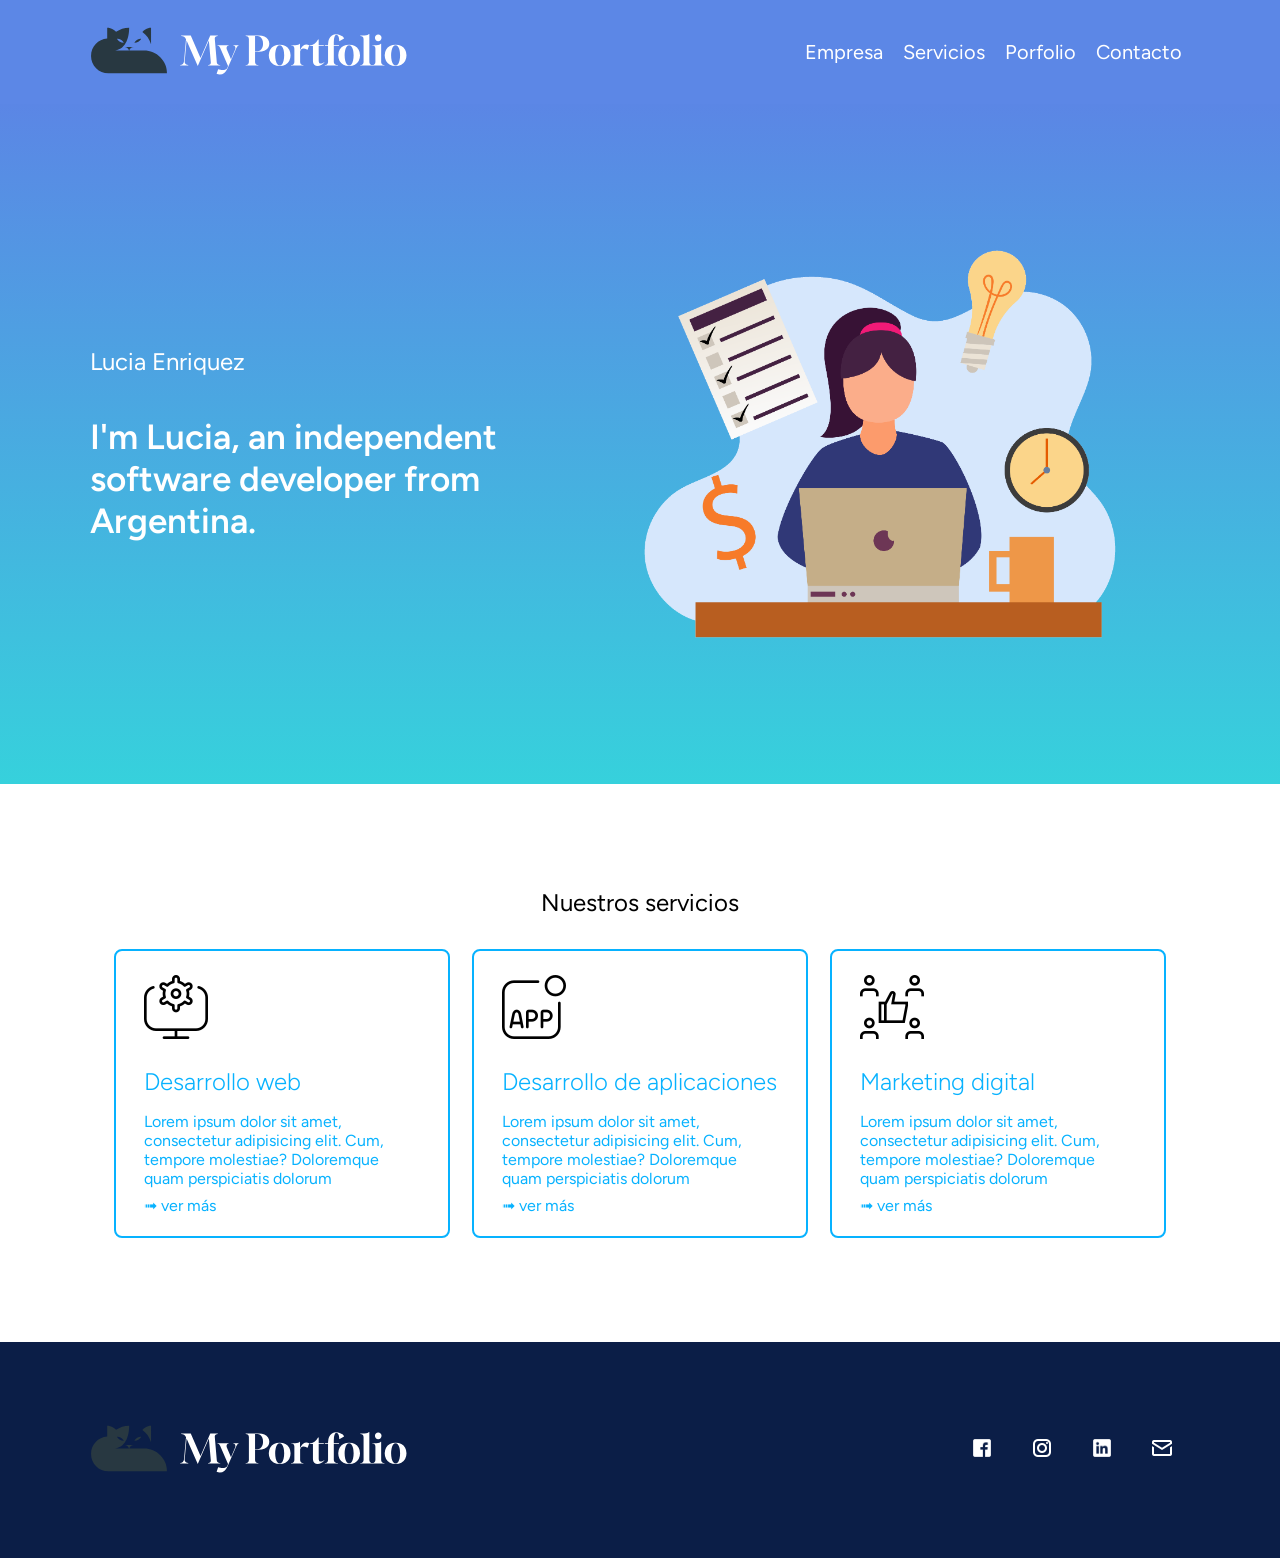
<file: index.html>
<!DOCTYPE html>
<!-- curso-html-73922a.free.nf -->
 <!-- cJ3QYdxX3R -->
<html lang="en">
<head>
    <meta charset="UTF-8">
    <meta name="viewport" content="width=device-width, initial-scale=1.0">
    <title>Document</title>
    <link rel="stylesheet" href="css/style.css">
</head>
<body>
    <header>
        <section>
        <!-- logo empresa -->
        <a href="index.html"><img id="logo" src="img/logo.svg" alt="logo"></a>
        <nav>
            <!-- Barra de navegacion -->
            <a href="empresa.html">Empresa</a>
            <a href="servicio.html">Servicios</a>
            <a href="porfolio.html">Porfolio</a>
            <a href="contacto.html">Contacto</a>
        </nav>
       </section>
       
    </header>
    <main>
        <section id="hero-banner">
            <div>
                <article>
                    <h1>Lucia Enriquez</h1>
                    <h2>I'm Lucia, an independent software developer from Argentina.</h2>
                </article>
                <img id="mujer" src="img/img.png" alt="">
            </div>
        </section>

        <section id="servicios">
            <h3>Nuestros servicios</h3>
            <article>
                <img src="img/desarrollo.png" alt="Desarrolllo web">
                <h2>Desarrollo web</h2>
                <p>Lorem ipsum dolor sit amet, consectetur adipisicing elit. Cum, tempore molestiae? Doloremque quam perspiciatis dolorum </p>
                <a href="">➟ ver más</a>
            </article>
            <article>
                <img src="img/notificacion-de-la-aplicacion.png" alt="Desarrollo de aplicaciones">
                <h2>Desarrollo de aplicaciones</h2>
                <p>Lorem ipsum dolor sit amet, consectetur adipisicing elit. Cum, tempore molestiae? Doloremque quam perspiciatis dolorum </p>
                <a href="">➟ ver más</a>    
            </article>
            <article>
                <img src="img/grupo-de-redes-sociales-comunitarias.png" alt="Marketing Digitales">
                <h2>Marketing digital</h2>
                <p>Lorem ipsum dolor sit amet, consectetur adipisicing elit. Cum, tempore molestiae? Doloremque quam perspiciatis dolorum </p>
                <a href="">➟ ver más</a>
            </article>
        </section>
    </main>
    <footer>
        <section>
            <!-- logo empresa -->
            <a href="index.html"><img id="logo" src="img/logo.svg" alt=""></a>
            <!--  -->
            <div>
                <a href="#!"><img src="img/facebook.png" alt="Facebook"></a>
                <a href="#!"><img src="img/instagram.png" alt="Instagram"></a>
                <a href="#!"><img src="img/linkedin1.png" alt="LinkedIn"></a>
                <a href="#!"><img src="img/correo.png" alt="Mail"></a>
            </div>

        </section>
    </footer>

    
</body>
</html>
</file>
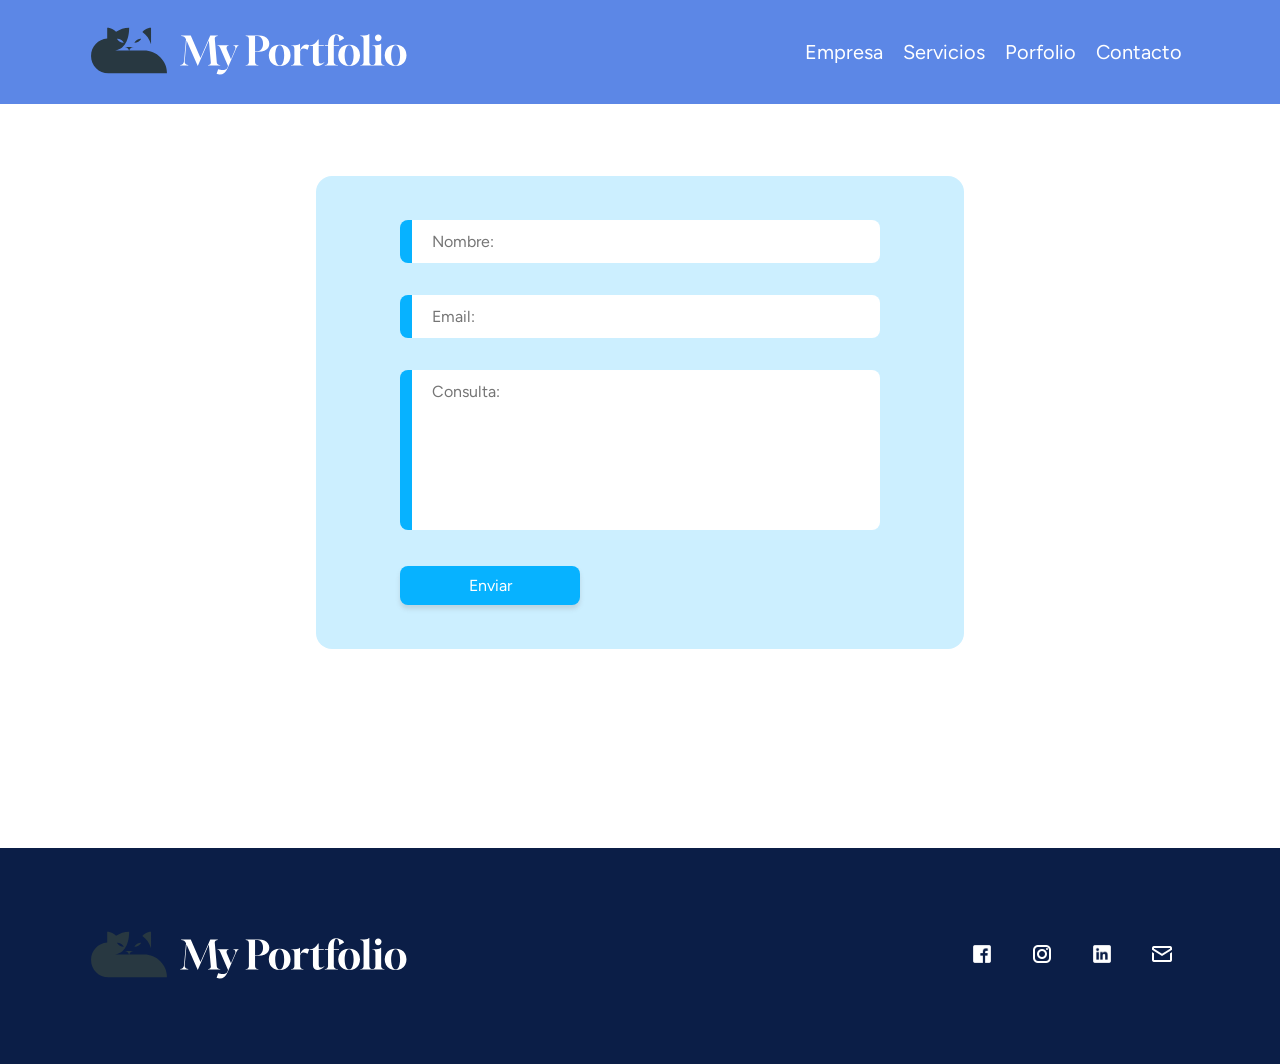
<file: contacto.html>
<!DOCTYPE html>
<html lang="en">
<head>
    <meta charset="UTF-8">
    <meta name="viewport" content="width=device-width, initial-scale=1.0">
    <title>Document</title>
    <link rel="stylesheet" href="css/style.css">
</head>
<body>
    <header>
        <section>
        <!-- logo empresa -->
        <a href="index.html"><img id="logo" src="img/logo.svg" alt="logo"></a>
        <nav>
            <!-- Barra de navegacion -->
            <a href="empresa.html">Empresa</a>
            <a href="servicio.html">Servicios</a>
            <a href="porfolio.html">Porfolio</a>
            <a href="contacto.html">Contacto</a>
        </nav>
       </section>
       
    </header>
    <main>
       <form action="contacto.php" method="post">
            <input type="text" placeholder="Nombre:">
            <input type="email" placeholder="Email:">
            <textarea name="" placeholder="Consulta:"></textarea>
            <button>Enviar</button>
       </form>
    </main>
    <footer>
        <section>
            <!-- logo empresa -->
            <a href="index.html"><img id="logo" src="img/logo.svg" alt=""></a>
            <!--  -->
            <div>
                <a href="#!"><img src="img/facebook.png" alt="Facebook"></a>
                <a href="#!"><img src="img/instagram.png" alt="Instagram"></a>
                <a href="#!"><img src="img/linkedin1.png" alt="LinkedIn"></a>
                <a href="#!"><img src="img/correo.png" alt="Mail"></a>
            </div>

        </section>
    </footer>

    
</body>
</html>
</file>
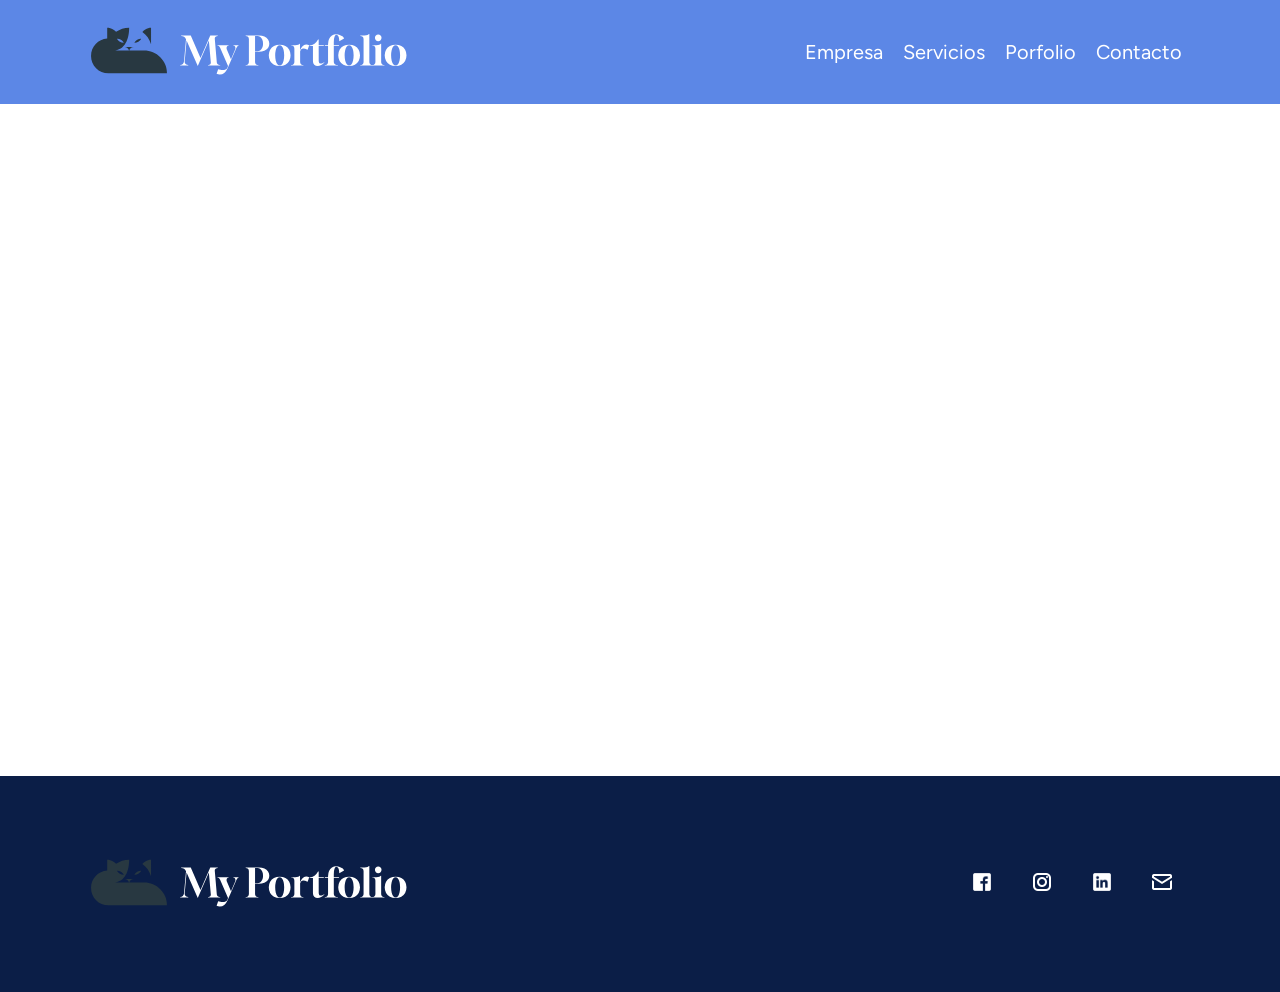
<file: empresa.html>
<!DOCTYPE html>
<html lang="en">
<head>
    <meta charset="UTF-8">
    <meta name="viewport" content="width=device-width, initial-scale=1.0">
    <title>Document</title>
    <link rel="stylesheet" href="css/style.css">
</head>
<body>
    <header>
        <section>
        <!-- logo empresa -->
        <a href="index.html"><img id="logo" src="img/logo.svg" alt="logo"></a>
        <nav>
            <!-- Barra de navegacion -->
            <a href="empresa.html">Empresa</a>
            <a href="servicio.html">Servicios</a>
            <a href="portfolio.html">Porfolio</a>
            <a href="contacto.html">Contacto</a>
        </nav>
       </section>
       
    </header>
    <main>
       
    </main>
    <footer>
        <section>
            <!-- logo empresa -->
            <a href="index.html"><img id="logo" src="img/logo.svg" alt=""></a>
            <!--  -->
            <div>
                <a href="#!"><img src="img/facebook.png" alt="Facebook"></a>
                <a href="#!"><img src="img/instagram.png" alt="Instagram"></a>
                <a href="#!"><img src="img/linkedin1.png" alt="LinkedIn"></a>
                <a href="#!"><img src="img/correo.png" alt="Mail"></a>
            </div>

        </section>
    </footer>

    
</body>
</html>
</file>
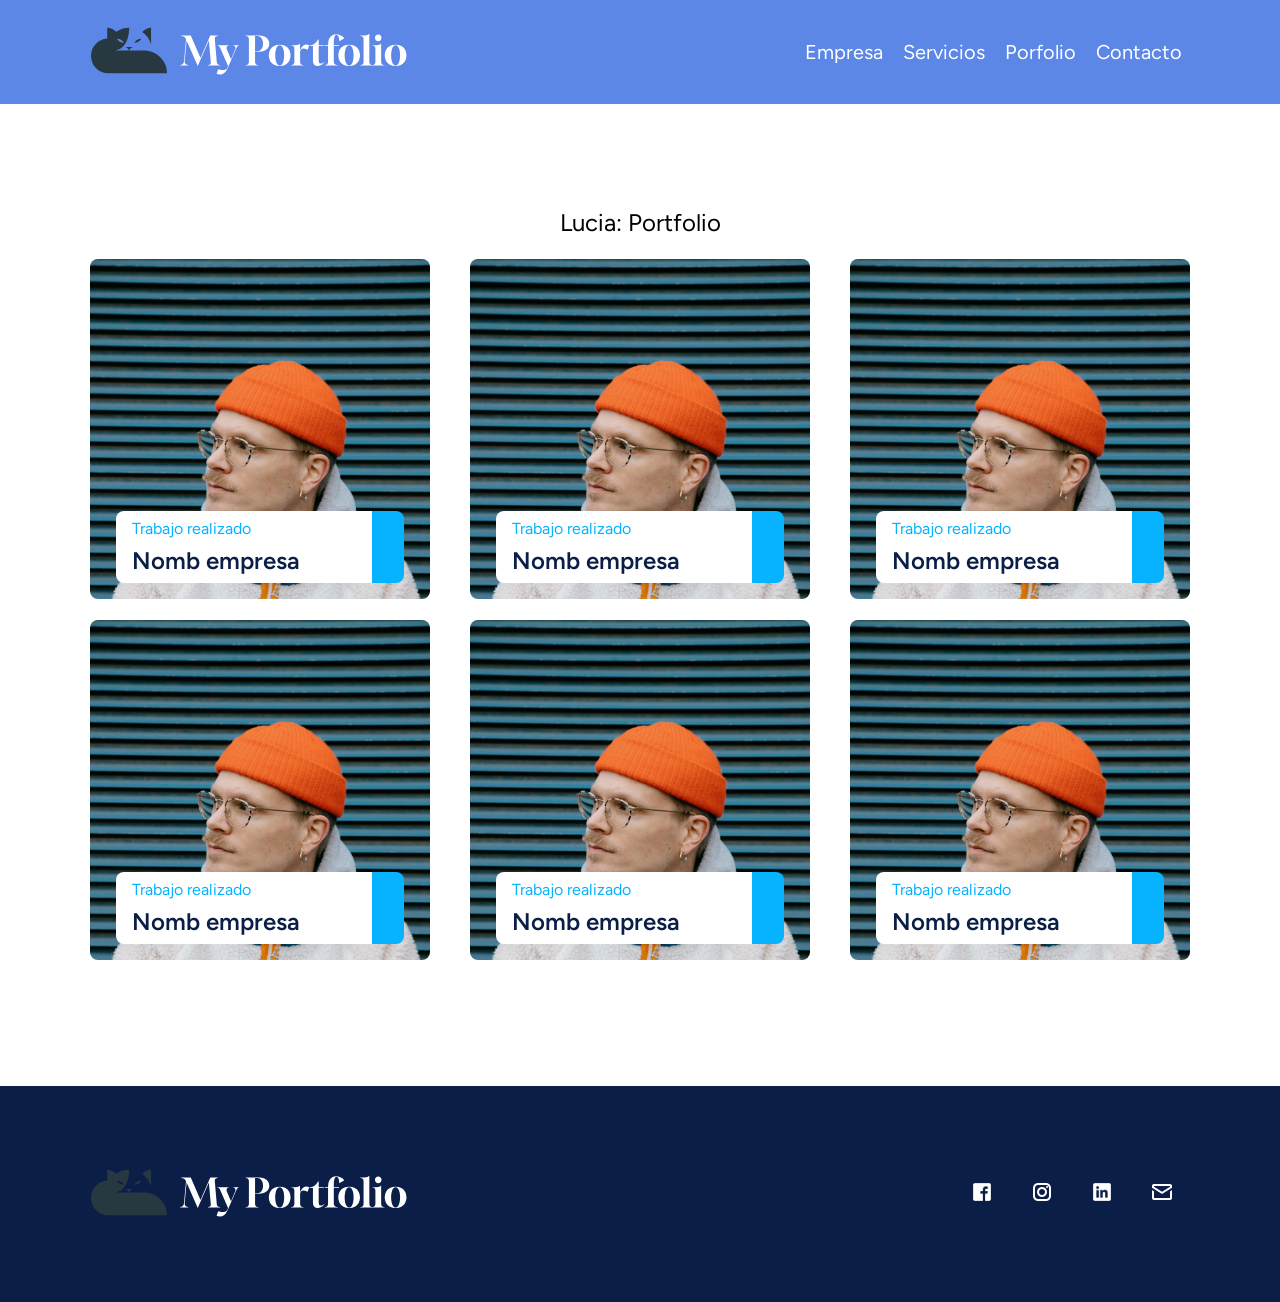
<file: porfolio.html>
<!DOCTYPE html>
<html lang="en">
<head>
    <meta charset="UTF-8">
    <meta name="viewport" content="width=device-width, initial-scale=1.0">
    <title>Document</title>
    <link rel="stylesheet" href="css/style.css">
</head>
<body>
    <header>
        <section>
        <!-- logo empresa -->
        <a href="index.html"><img id="logo" src="img/logo.svg" alt="logo"></a>
        <nav>
            <!-- Barra de navegacion -->
            <a href="empresa.html">Empresa</a>
            <a href="servicio.html">Servicios</a>
            <a href="porfolio.html">Porfolio</a>
            <a href="contacto.html">Contacto</a>
        </nav>
       </section>
       
    </header>
    <main>
        <section id="porfolio">
            <h1>Lucia: Portfolio</h1>
            <article  id="porfolio-1">
                <a href="#!">
                    <h2>Trabajo realizado</h2>
                    <h3>Nomb empresa</h3>
                </a>
            </article>
            <article  id="porfolio-2" >
                <a href="#!">
                    <h2>Trabajo realizado</h2>
                    <h3>Nomb empresa</h3>
                </a>
            </article>
            <article id="porfolio-3">
                <a href="#!">
                    <h2>Trabajo realizado</h2>
                    <h3>Nomb empresa</h3>
                </a>
            </article>
            <article  id="porfolio-4" >
                <a href="#!">
                    <h2>Trabajo realizado</h2>
                    <h3>Nomb empresa</h3>
                </a>
            </article>
            <article  id="porfolio-5" >
                <a href="#!">
                    <h2>Trabajo realizado</h2>
                    <h3>Nomb empresa</h3>
                </a>
            </article>
            <article  id="porfolio-6" >
                <a href="#!">
                    <h2>Trabajo realizado</h2>
                    <h3>Nomb empresa</h3>
                </a>
            </article>
        </section>
       
    </main>
    <footer>
        <section>
            <!-- logo empresa -->
            <a href="index.html"><img id="logo" src="img/logo.svg" alt=""></a>
            <!--  -->
            <div>
                <a href="#!"><img src="img/facebook.png" alt="Facebook"></a>
                <a href="#!"><img src="img/instagram.png" alt="Instagram"></a>
                <a href="#!"><img src="img/linkedin1.png" alt="LinkedIn"></a>
                <a href="#!"><img src="img/correo.png" alt="Mail"></a>
            </div>

        </section>
    </footer>

    
</body>
</html>
</file>
<file: css/style.css>
@import url('https://fonts.googleapis.com/css2?family=Figtree:ital,wght@0,300..900;1,300..900&display=swap');
*{
    margin: 0;
    padding: 0;
    box-sizing: border-box ;
}

body{
    font-family: "Figtree", sans-serif;
}

header{
    
    
    background-color: hsl(221, 73%, 63%);
    
}
#logo{
    height: 50px;
}
    header section{
        width: 1100px;
        height: 104px;
        margin: auto;

        display: flex;
        justify-content: space-between;
        align-items: center;
    }
        header nav a{
            text-decoration: none;
            color: white;
            font-size: 20px;
            margin: 8px;
        }
/* main */
main{
    min-height: 600px;
}

/* setcion hero-banner */

    #hero-banner{
        height: 680px;
        
        background : linear-gradient( 180deg, #5B86E5, #36D1DC);
    }

    #mujer{
        height: 600px;
    }

        #hero-banner div{
            width: 1100px;
            height: 680px;
            margin: auto;
            display: flex;
            align-items: center;
        }
        #hero-banner div article{
            width: 550px;
            color:white;
        }

        #hero-banner div article h1{
            font-size: 24px;
            font-weight: normal;
            margin-bottom: 40px;
        }

        #hero-banner div article h2{
            font-size: 35px;
            font-weight: 600;
        }


        /* seccion porfolio */
        #porfolio{
            width: 1100px;
            height: 838px;
            margin: 72px auto 0 auto;
            padding: 32px 0px ;
            
            display:flex;
            flex-wrap: wrap;
            justify-content: space-between;
        }

            #porfolio h1{
                width: 100%;
                text-align: center;
                font-size: 24px;
                font-weight: 400;


            }

            #porfolio article{
                width: 340px;
                height: 340px;
                display: flex;
                
            }

            #porfolio-1{
                background-image: url(../img/porfolio.jpg);
                background-size: 100% auto;
                border-radius: 8px;
            }
            #porfolio-2{
                background-image: url(../img/porfolio.jpg);
                background-size: 100% auto;
                border-radius: 8px;
            }
            #porfolio-3{
                background-image: url(../img/porfolio.jpg);
                background-size: 100% auto;
                border-radius: 8px;
            }
            #porfolio-4{
                background-image: url(../img/porfolio.jpg);
                background-size: 100% auto;
                border-radius: 8px;
            }
            #porfolio-5{
                background-image: url(../img/porfolio.jpg);
                background-size: 100% auto;
                border-radius: 8px;
            }
            #porfolio-6{
                background-image: url(../img/porfolio.jpg);
                background-size: 100% auto;
                border-radius: 8px;
            }

            #porfolio article a{
                width: 288px;
                height: 72px;
                margin: 252px 26px 16px 26px;
                padding: 8px 16px;
                background-color: #fff;
                border-right: 32px solid #07B2FF;
                border-radius: 8px;
                text-decoration: none;
                transition: 500ms;
            }

            #porfolio article a:hover{
                background-color: #0B1E46;
                transform: scale(1.2);
            }
            #porfolio article a:hover h3{
                color: white;
            }
                #porfolio article a h2{
                    margin-bottom: 8px;
                    color: #07B2FF;
                    font-weight: normal;
                    font-size: 16px;
                    
                }
                #porfolio article a h3{
                    color: #0B1E46;
                    font-weight: 600;
                    font-size: 24px;
                }



/* #servicios */
    #servicios{
        width: 1100px;
        height: 414px;
        margin: 72px auto 0px auto;
        padding: 32px 24px;
        display: flex;
        flex-wrap: wrap;
        justify-content: space-between;
        
    }  
        #servicios h3{
            text-align: center;
            width: 100%;
            font-size: 24px;
            font-weight: normal;
            margin-bottom: 32px;
        }
        #servicios article{
            width: 336px;
            height: 289px;
            border: 2px solid #07B2FF;
            border-radius: 8px;
            color: #07B2FF;
            padding: 24px 28px;
        }
        #servicios article h2{
            font-weight: 300;

            margin: 24px 0px 16px 0px;
        }
        #servicios article p{
            margin-bottom: 8px;
        }
        #servicios article a{
            text-decoration: none;
            color: #07B2FF;
        }


    /* Formulario de Contacto */
        form{
            width: 648px;
            margin: 72px auto 0px auto;
            background-color: #CCEFFF;
            padding: 44px 84px;
            border-radius: 16px;
        }

            form input,
            form textarea{
                width: 480px;
                margin-bottom: 32px;
                padding: 12px 20px 12px 20px;
                border: none;
                border-left: 12px solid #07B2FF;
                border-radius: 8px;
                font-family: "Figtree", sans-serif;
                font-size: 16px;
               
            }
            form textarea{
                height: 160px;
                resize: none;
            }

            form button{
                width: 180px;
                padding: 10px;
                background-color: #07B2FF;
                border-radius: 8px;
                border: none;
                font-family: "Figtree", sans-serif;
                font-size: 16px;
                color: white;
                box-shadow: 0px 4px 4px hsla(0, 0%, 55%, 25%);
                /* box-shadow: X Y blur color; */
            }
          

    /* Footer */
    footer{
        background-color: hsl(221, 73%, 16%);
    }
    footer section div a img{
        height: 24px;

    }
    footer section{
        width: 1100px;
        height: 216px;
        margin: 72px auto 0px auto;
       
        
        display:flex;
        align-items: center;
        justify-content: space-between;
    }
        footer section div a{
            margin: 16px;
        }
            footer section div a img{
                height: 24px;

            }
</file>
